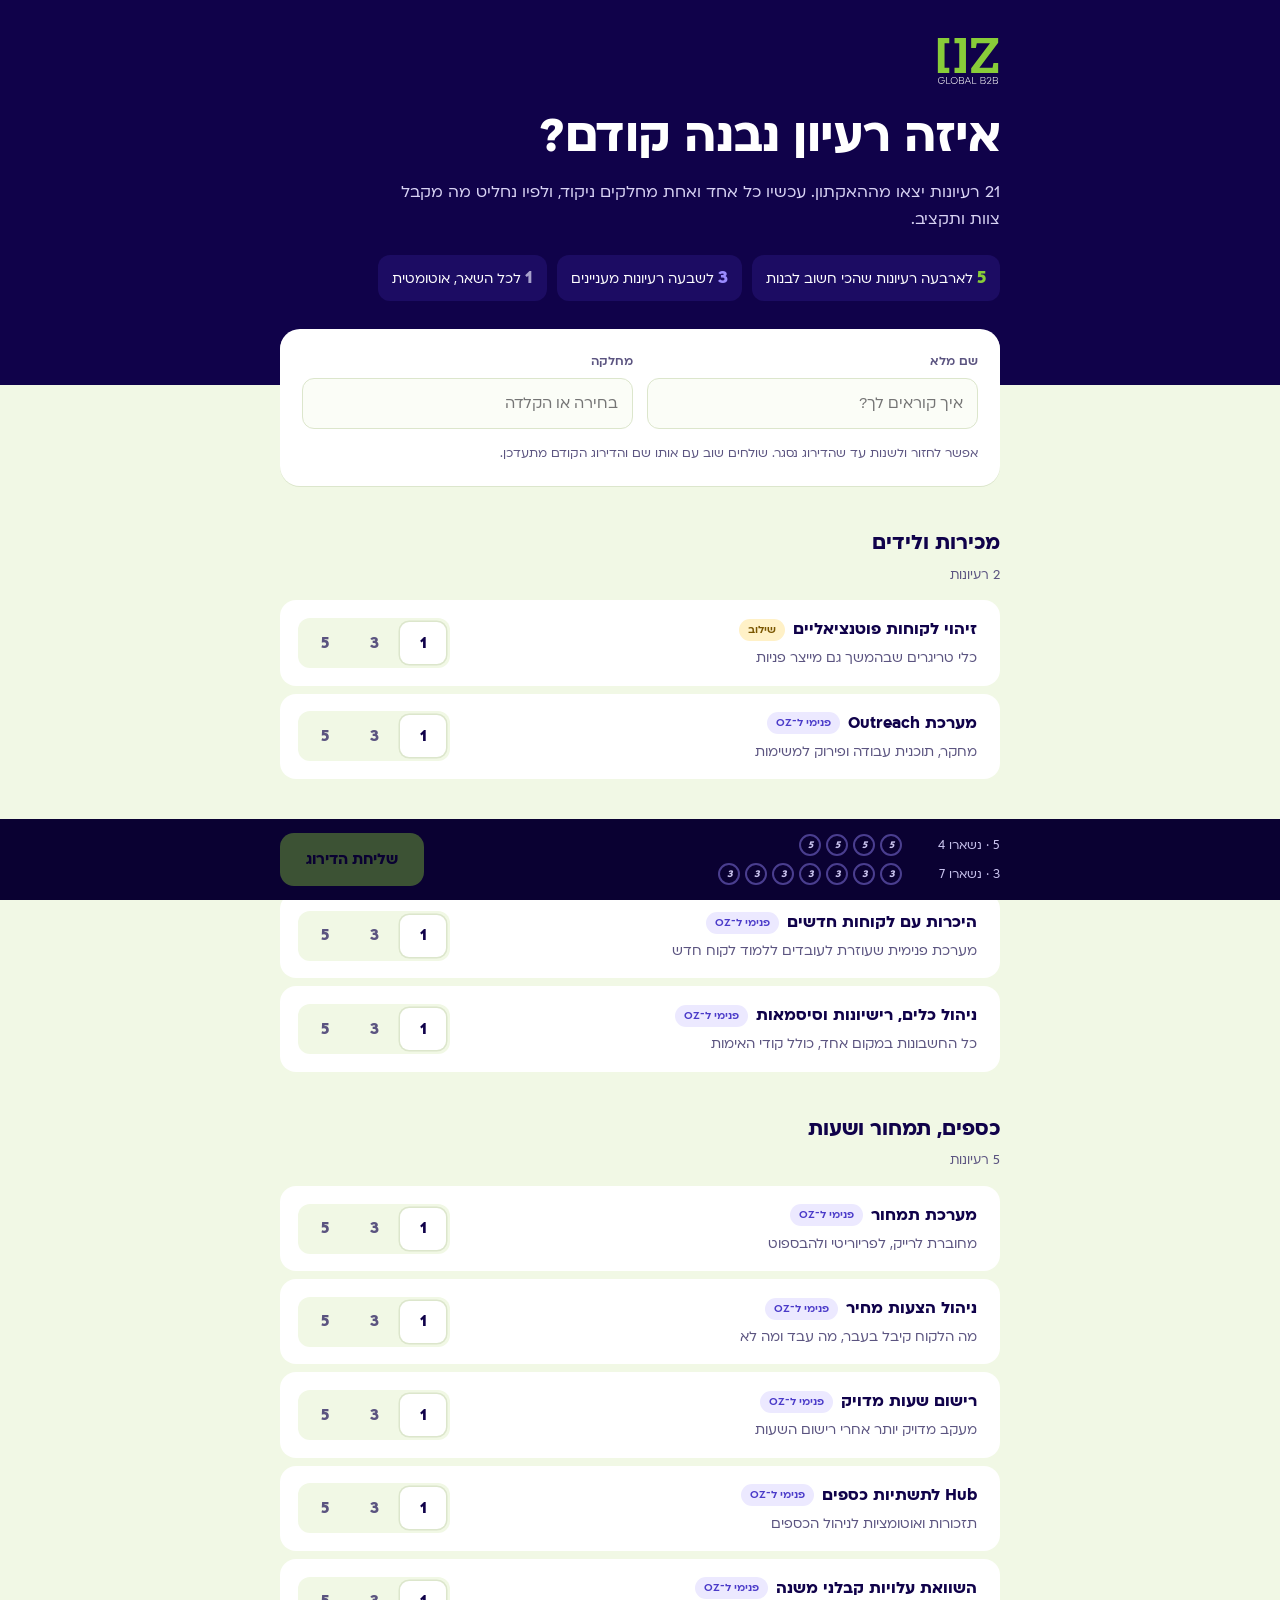
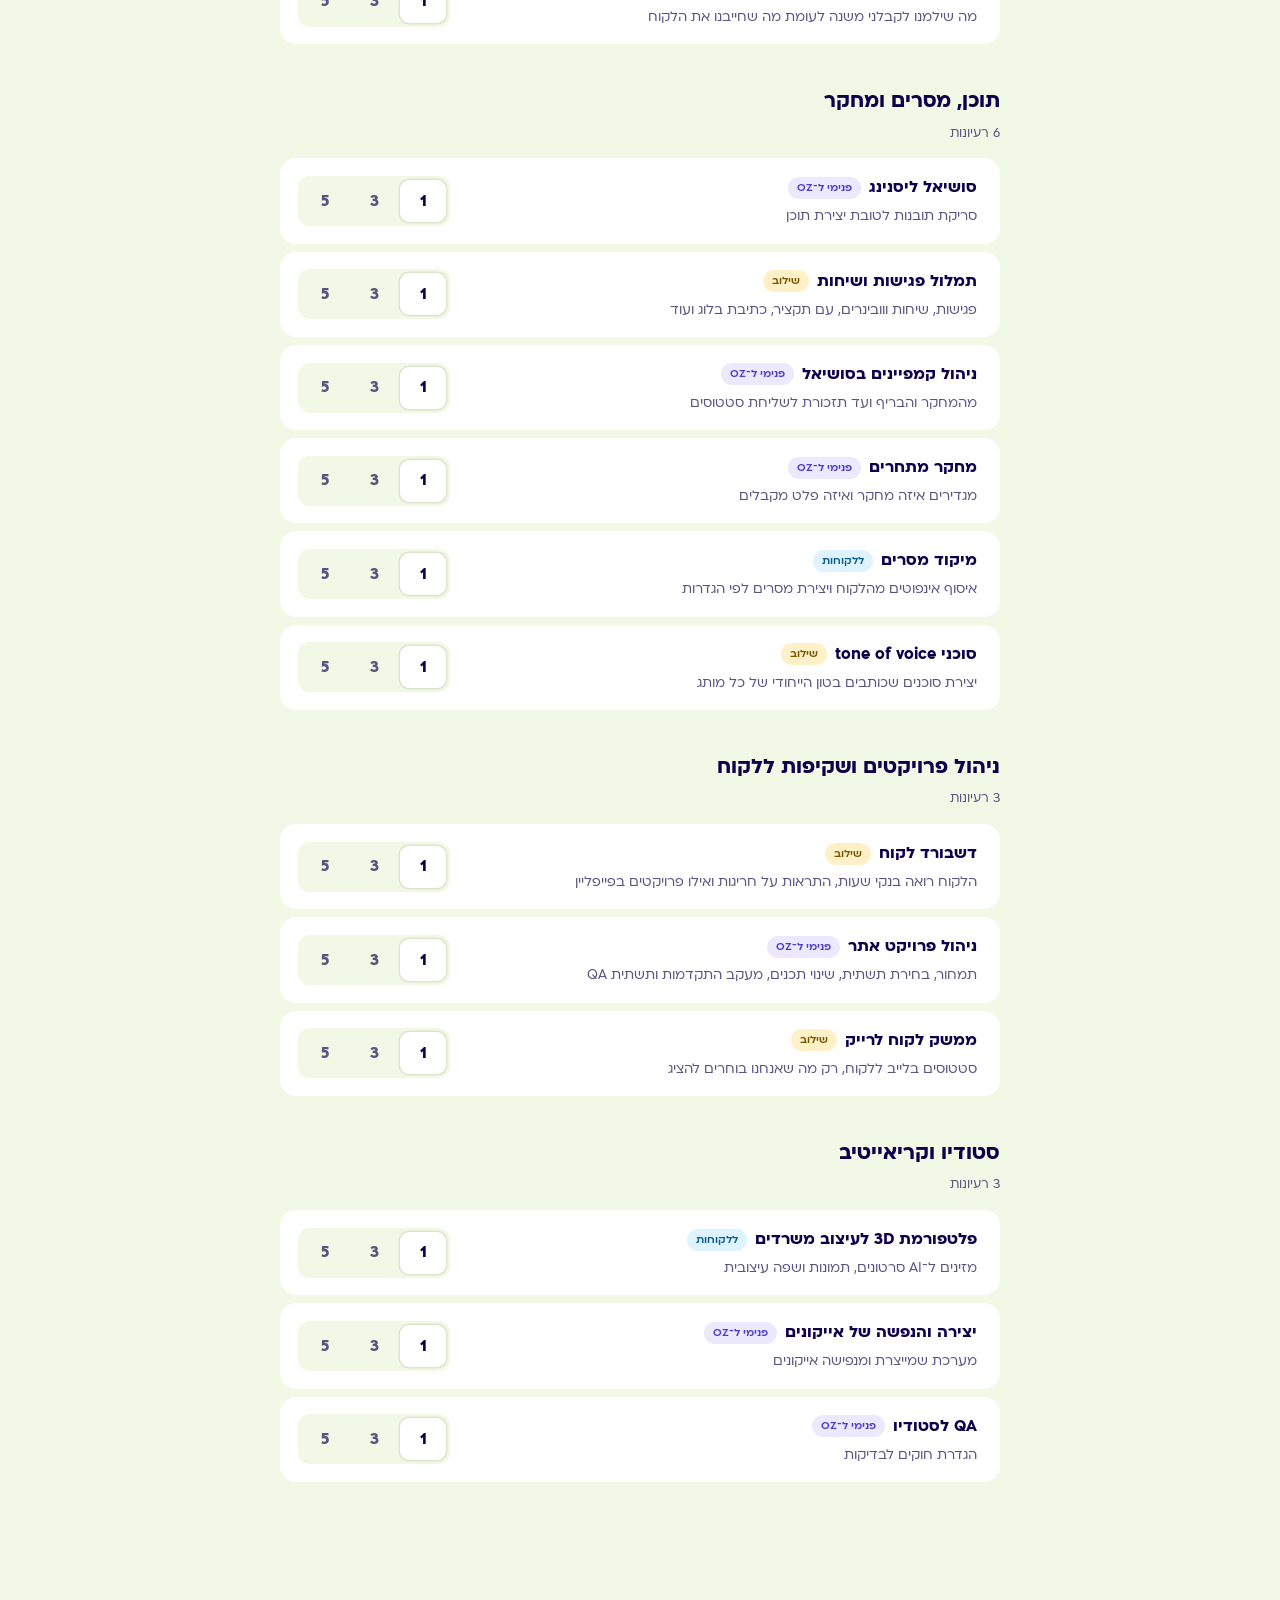
<file: index.html>
<!doctype html>
<html lang="he" dir="rtl">
<head>
<meta charset="utf-8">
<meta name="viewport" content="width=device-width,initial-scale=1,viewport-fit=cover">
<title>OZ האקתון · איזה רעיון נבנה קודם?</title>
<link rel="icon" href="data:image/svg+xml,%3Csvg xmlns='http://www.w3.org/2000/svg' viewBox='0 0 100 100'%3E%3Ccircle cx='50' cy='50' r='50' fill='%2310024A'/%3E%3Ctext x='50' y='66' font-size='46' text-anchor='middle' fill='%2388CC39' font-family='Arial' font-weight='700'%3E5%3C/text%3E%3C/svg%3E">
<link rel="stylesheet" href="fonts.css">
<link rel="stylesheet" href="style.css">
<style>
.top{background:var(--n1);color:#fff;padding:36px 0 84px;position:relative;overflow:hidden}
.top .wrap{position:relative}
.top h1{font-size:clamp(34px,7vw,54px);line-height:1.05;margin:22px 0 14px;font-weight:700;letter-spacing:-.01em}
.top p{margin:0;max-width:34em;color:#D9D4F5;font-size:18px}
.rule{display:flex;gap:10px;flex-wrap:wrap;margin-top:22px}
.rule span{background:var(--n2);border-radius:12px;padding:8px 14px;font-size:15.5px;color:#fff}
.rule b{font-size:20px;margin-inline-end:4px}
.rule .r5 b{color:var(--g)}.rule .r3 b{color:var(--violet)}.rule .r1 b{color:#A8A2CC}
.who{background:#fff;border-radius:20px;padding:22px;margin-top:-56px;position:relative;display:grid;grid-template-columns:1fr 1fr;gap:14px;box-shadow:0 1px 0 var(--line)}
.who label{font-size:14px;font-weight:600;color:var(--mute);display:block;margin-bottom:6px}
.who input{width:100%;border:1.5px solid var(--line);border-radius:12px;padding:12px 14px;background:var(--paper);font-size:17px}
.who input:focus{border-color:var(--violet);outline:none}
.who .note{grid-column:1/-1;font-size:14px;color:var(--mute);margin:0}
.who.bad input:placeholder-shown{border-color:var(--coral)}
.cat{margin:40px 0 0}
.cat h2{font-size:23px;margin:0 0 4px;font-weight:700}
.cat .cnt{color:var(--mute);font-size:14.5px;margin:0 0 14px}
.idea{display:grid;grid-template-columns:1fr auto;gap:14px;align-items:center;background:#fff;border-radius:16px;padding:16px 18px;margin-bottom:8px;border-inline-start:5px solid transparent;transition:border-color .2s,background .2s}
.idea.s5{border-color:var(--g);background:#F6FCEC}
.idea.s3{border-color:var(--violet);background:#F6F4FF}
.idea h3{margin:0;font-size:18px;font-weight:700;display:flex;gap:8px;align-items:center;flex-wrap:wrap}
.idea p{margin:3px 0 0;color:var(--mute);font-size:15.5px}
.seg{display:flex;background:var(--cream);border-radius:12px;padding:4px;gap:3px}
.seg button{width:46px;height:42px;border:0;border-radius:9px;background:transparent;font-weight:700;font-size:18px;cursor:pointer;color:var(--mute)}
.seg button:hover{background:#fff}
.seg button[aria-pressed=true][data-v="5"]{background:var(--g);color:var(--n0)}
.seg button[aria-pressed=true][data-v="3"]{background:var(--violet);color:#fff}
.seg button[aria-pressed=true][data-v="1"]{background:#fff;color:var(--ink);box-shadow:0 0 0 1.5px var(--line)}
.seg button.spent{opacity:.35}
.dock{position:sticky;bottom:0;z-index:20;background:var(--n0);color:#fff;margin-top:40px;padding:14px 0 calc(14px + env(safe-area-inset-bottom))}
.dock .wrap{display:flex;align-items:center;gap:18px}
.bank{flex:1;display:grid;gap:7px}
.bank .row{display:flex;align-items:center;gap:6px;font-size:14px;color:#C9C3EE}
.bank .lab{width:92px;flex:none}
.tok{width:22px;height:22px;border-radius:50%;border:2px solid #4A3E8F;flex:none;display:grid;place-items:center;font-size:11px;font-weight:700;transition:background .25s,border-color .25s,transform .25s}
.t5.on{background:var(--g);border-color:var(--g);color:var(--n0)}
.t3.on{background:var(--violet);border-color:var(--violet);color:#fff}
.tok.pop{transform:scale(1.25)}
.done{display:none;padding:60px 0 120px}
.done h1{font-size:clamp(32px,6vw,46px);margin:18px 0 10px;line-height:1.1}
.done .pick{background:#fff;border-radius:18px;padding:18px 20px;margin-top:22px}
.done .pick h3{margin:0 0 8px;font-size:16px;color:var(--mute)}
.done .pick ul{margin:0;padding:0 18px 0 0}
.done .pick li{margin:3px 0;font-weight:600}
.cfg{background:var(--coral);color:var(--n0);text-align:center;padding:10px;font-weight:600;font-size:15px}
body.sent main,body.sent .dock,body.sent .top{display:none}
body.sent .done{display:block}
@media (max-width:620px){
 .who{grid-template-columns:1fr}
 .idea{grid-template-columns:1fr;gap:10px;padding:14px}
 .seg{justify-self:stretch}.seg button{flex:1}
 .bank .lab{width:auto;min-width:64px}
 .tok{width:18px;height:18px;font-size:0}
 .dock .wrap{gap:12px}.dock .btn{padding:13px 18px}
}
</style>
</head>
<body>
<svg width="0" height="0" style="position:absolute" aria-hidden="true"><symbol id="oz" viewBox="18.68 18.75 139.35 107.8"><g fill="#88CC39"><path d="M47.61,34.11L47.61,22.75L22.68,22.75L22.68,98.51L47.61,98.51L47.61,87.15L37.31,87.15L37.31,34.11L47.61,34.11Z"/><path d="M58.98,22.75L58.98,34.11L69.27,34.11L69.27,87.15L58.98,87.15L58.98,98.51L83.91,98.51L83.91,22.75L58.98,22.75Z"/><path d="M154.03,22.75L95.28,22.75L95.28,44.3L105.56,44.3L107.51,34.11L136.17,34.11L95.28,88.23L95.28,98.51L154.03,98.51L154.03,76.96L143.75,76.96L141.8,87.15L113.14,87.15L154.03,33.03L154.03,22.75Z"/></g><g fill="currentColor"><path d="M37.66,114.14c.48,4.95-2.38,8.39-7.06,8.39-4.43,0-7.52-3.18-7.52-7.59s3.1-7.59,7.52-7.59c2.49,0,4.61,1.12,5.77,2.68l-.86.74c-1.05-1.31-2.82-2.23-4.89-2.23-3.67,0-6.22,2.63-6.22,6.41s2.55,6.38,6.22,6.38,6.01-2.49,5.86-6.15h-5.44v-1.03h6.62Z"/><path d="M41.99,121.2h8.07v1.12h-9.38v-14.75h1.31v13.63Z"/><path d="M50.74,114.94c0-4.38,3.18-7.61,7.5-7.61s7.48,3.22,7.48,7.61-3.16,7.61-7.48,7.61-7.5-3.22-7.5-7.61ZM64.42,114.94c0-3.69-2.61-6.39-6.17-6.39s-6.2,2.7-6.2,6.39,2.61,6.38,6.2,6.38,6.17-2.7,6.17-6.38Z"/><path d="M79.83,118.19c0,2.53-1.79,4.13-4.53,4.13h-6.62v-14.75h6.51c2.42,0,3.98,1.45,3.98,3.67,0,1.67-.84,2.74-2.06,3.16,1.62.46,2.72,1.83,2.72,3.79ZM69.95,108.62v5.33h5.1c1.83,0,2.91-1.05,2.91-2.65s-1.14-2.68-2.91-2.68h-5.1ZM75.15,121.26c2.09,0,3.44-1.29,3.44-3.18s-1.26-3.14-3.44-3.14h-5.2v6.32h5.2Z"/><path d="M88.42,107.56l6.43,14.65v.11h-1.33l-1.64-3.81h-7.9l-1.64,3.81h-1.33v-.11l6.45-14.65h.97ZM84.44,117.45h7l-3.5-8.11-3.5,8.11Z"/><path d="M98.51,121.2h8.07v1.12h-9.38v-14.75h1.31v13.63Z"/><path d="M126.88,118.19c0,2.53-1.79,4.13-4.53,4.13h-6.62v-14.75h6.51c2.42,0,3.98,1.45,3.98,3.67,0,1.67-.84,2.74-2.07,3.16,1.62.46,2.72,1.83,2.72,3.79ZM116.99,108.62v5.33h5.1c1.83,0,2.91-1.05,2.91-2.65s-1.14-2.68-2.91-2.68h-5.1ZM122.2,121.26c2.09,0,3.43-1.29,3.43-3.18s-1.26-3.14-3.43-3.14h-5.21v6.32h5.21Z"/><path d="M128.93,112.2c.44-3.54,2.68-4.83,5.25-4.83,2.97,0,4.78,1.67,4.78,4.21,0,2.09-1.33,3.67-4.36,6.62l-3.22,2.99h7.75v1.12h-10.16v-.25l4.24-4.21c3.25-3.14,4.43-4.38,4.43-6.28,0-1.79-1.26-3.06-3.48-3.06-1.94,0-3.62,1.05-3.98,3.88l-1.24-.19Z"/><path d="M153.71,118.19c0,2.53-1.79,4.13-4.53,4.13h-6.62v-14.75h6.51c2.42,0,3.98,1.45,3.98,3.67,0,1.67-.84,2.74-2.07,3.16,1.62.46,2.72,1.83,2.72,3.79ZM143.83,108.62v5.33h5.1c1.83,0,2.91-1.05,2.91-2.65s-1.14-2.68-2.91-2.68h-5.1ZM149.03,121.26c2.09,0,3.43-1.29,3.43-3.18s-1.26-3.14-3.43-3.14h-5.21v6.32h5.21Z"/></g></symbol></svg>
<div class="cfg" id="cfg" hidden>חסרה כתובת ה־Web app בקובץ config.js, השליחה לא תעבוד עד שמוסיפים אותה.</div>

<header class="top">
 <div class="wrap">
  <svg class="logo" aria-label="OZ"><use href="#oz"/></svg>
  <h1>איזה רעיון נבנה קודם?</h1>
  <p>21 רעיונות יצאו מההאקתון. עכשיו כל אחד ואחת מחלקים ניקוד, ולפיו נחליט מה מקבל צוות ותקציב.</p>
  <div class="rule">
   <span class="r5"><b>5</b>לארבעה רעיונות שהכי חשוב לבנות</span>
   <span class="r3"><b>3</b>לשבעה רעיונות מעניינים</span>
   <span class="r1"><b>1</b>לכל השאר, אוטומטית</span>
  </div>
 </div>
</header>

<main class="wrap">
 <section class="who" id="who">
  <div><label for="nm">שם מלא</label><input id="nm" autocomplete="name" placeholder="איך קוראים לך?"></div>
  <div><label for="dp">מחלקה</label><input id="dp" list="depts" placeholder="בחירה או הקלדה"><datalist id="depts"></datalist></div>
  <p class="note">אפשר לחזור ולשנות עד שהדירוג נסגר. שולחים שוב עם אותו שם והדירוג הקודם מתעדכן.</p>
 </section>
 <div id="list"></div>
</main>

<div class="dock">
 <div class="wrap">
  <div class="bank">
   <div class="row"><span class="lab" id="l5"></span><span id="b5" style="display:flex;gap:5px"></span></div>
   <div class="row"><span class="lab" id="l3"></span><span id="b3" style="display:flex;gap:5px"></span></div>
  </div>
  <button class="btn" id="send" disabled>שליחת הדירוג</button>
 </div>
</div>

<section class="done wrap" id="done" aria-live="polite">
 <svg class="logo" aria-label="OZ"><use href="#oz"/></svg>
 <h1 id="dt">הדירוג נשמר. תודה!</h1>
 <p style="color:var(--mute);margin:0" id="dsub">רוצה לשנות משהו? אפשר לערוך ולשלוח שוב עם אותו שם.</p>
 <div class="pick"><h3>נתת 5 ל־</h3><ul id="d5"></ul></div>
 <div class="pick"><h3>נתת 3 ל־</h3><ul id="d3"></ul></div>
 <p style="margin-top:26px"><button class="btn line" id="edit">עריכת הדירוג</button></p>
</section>

<div class="toast" id="toast" role="status"></div>

<script src="config.js"></script>
<script src="data.js"></script>
<script>
(function(){
const R=OZ_RULES, KEY='oz-rate-v1', $=s=>document.querySelector(s);
const ALL=[];OZ_CATS.forEach(c=>c.items.forEach(i=>{i.cat=c.name;ALL.push(i)}));
let st={};try{st=JSON.parse(localStorage.getItem(KEY))||{}}catch(e){}
st.scores=st.scores||{};
function shuffle(a){a=a.slice();for(let i=a.length-1;i>0;i--){const j=Math.floor(Math.random()*(i+1));[a[i],a[j]]=[a[j],a[i]]}return a}
if(!st.order||st.order.length!==OZ_CATS.length){st.order=shuffle(OZ_CATS.map(c=>c.id));st.inner={};OZ_CATS.forEach(c=>st.inner[c.id]=shuffle(c.items.map(i=>i.id)))}
const save=()=>{try{localStorage.setItem(KEY,JSON.stringify(st))}catch(e){}};
const API=window.OZ_API||''; if(!/^https:\/\/script\.google/.test(API))$('#cfg').hidden=false;

$('#depts').innerHTML=OZ_DEPTS.map(d=>'<option value="'+d+'">').join('');
$('#nm').value=st.name||'';$('#dp').value=st.dept||'';
$('#nm').oninput=e=>{st.name=e.target.value;save();$('#who').classList.remove('bad')};
$('#dp').oninput=e=>{st.dept=e.target.value;save()};

const esc=s=>String(s).replace(/[&<>"]/g,c=>({'&':'&amp;','<':'&lt;','>':'&gt;','"':'&quot;'}[c]));
const byId={};ALL.forEach(i=>byId[i.id]=i);
let html='';
st.order.forEach(cid=>{const c=OZ_CATS.find(x=>x.id===cid);if(!c)return;
 const ids=(st.inner&&st.inner[cid])||c.items.map(i=>i.id);
 html+='<section class="cat"><h2>'+esc(c.name)+'</h2><p class="cnt">'+(c.items.length===1?'רעיון אחד':c.items.length+' רעיונות')+'</p>';
 ids.forEach(id=>{const i=byId[id];if(!i)return;
  html+='<article class="idea" data-id="'+i.id+'"><div><h3>'+esc(i.title)+' <span class="ktag '+i.kind+'">'+OZ_KINDS[i.kind]+'</span></h3><p>'+esc(i.desc)+'</p></div>'+
  '<div class="seg" role="group" aria-label="ניקוד ל'+esc(i.title)+'">'+[1,3,5].map(v=>'<button type="button" data-v="'+v+'" aria-label="'+v+' נקודות">'+v+'</button>').join('')+'</div></article>'});
 html+='</section>'});
$('#list').innerHTML=html;

const get=id=>st.scores[id]||1;
const count=v=>ALL.filter(i=>get(i.id)===v).length;
$('#b5').innerHTML=Array.from({length:R.five},()=>'<i class="tok t5">5</i>').join('');
$('#b3').innerHTML=Array.from({length:R.three},()=>'<i class="tok t3">3</i>').join('');
let prev5=-1,prev3=-1;
function paint(){
 document.querySelectorAll('.idea').forEach(el=>{const v=get(el.dataset.id);
  el.classList.toggle('s5',v===5);el.classList.toggle('s3',v===3);
  el.querySelectorAll('button').forEach(b=>{const bv=+b.dataset.v;b.setAttribute('aria-pressed',bv===v);
   b.classList.toggle('spent',bv!==v&&((bv===5&&c5>=R.five)||(bv===3&&c3>=R.three)))})});
 var c5n=count(5),c3n=count(3);
 const t5=document.querySelectorAll('.t5'),t3=document.querySelectorAll('.t3');
 t5.forEach((t,i)=>t.classList.toggle('on',i<c5n));t3.forEach((t,i)=>t.classList.toggle('on',i<c3n));
 if(prev5>=0&&c5n>prev5)pop(t5[c5n-1]); if(prev3>=0&&c3n>prev3)pop(t3[c3n-1]);
 prev5=c5n;prev3=c3n;
 $('#l5').textContent=c5n===R.five?'5 · הכל חולק':'5 · נשארו '+(R.five-c5n);
 $('#l3').textContent=c3n===R.three?'3 · הכל חולק':'3 · נשארו '+(R.three-c3n);
 $('#send').disabled=!(c5n===R.five&&c3n===R.three);
}
var c5=0,c3=0;
function recount(){c5=count(5);c3=count(3)}
function pop(t){if(!t)return;t.classList.add('pop');setTimeout(()=>t.classList.remove('pop'),220)}
function toast(m){const t=$('#toast');t.textContent=m;t.classList.add('on');clearTimeout(toast.h);toast.h=setTimeout(()=>t.classList.remove('on'),2600)}

$('#list').addEventListener('click',e=>{const b=e.target.closest('.seg button');if(!b)return;
 const id=b.closest('.idea').dataset.id,v=+b.dataset.v,cur=get(id);if(v===cur)return;
 if(v===5&&c5>=R.five){toast('כל ארבעת ה־5 כבר חולקו. מורידים 5 מרעיון אחר ואז אפשר.');return}
 if(v===3&&c3>=R.three){toast('כל שבעת ה־3 כבר חולקו. מורידים 3 מרעיון אחר ואז אפשר.');return}
 if(v===1)delete st.scores[id];else st.scores[id]=v;save();recount();paint()});

$('#send').onclick=async()=>{
 const name=($('#nm').value||'').trim();
 if(!name){$('#who').classList.add('bad');$('#nm').focus();$('#who').scrollIntoView({behavior:'smooth',block:'center'});toast('צריך למלא שם לפני השליחה');return}
 const scores={};ALL.forEach(i=>scores[i.id]=get(i.id));
 const btn=$('#send');btn.disabled=true;btn.textContent='שולח…';
 try{
  const r=await fetch(API,{method:'POST',headers:{'Content-Type':'text/plain;charset=utf-8'},body:JSON.stringify({name,dept:($('#dp').value||'').trim(),scores})});
  const j=await r.json(); if(!j.ok)throw new Error(j.error||'');
  st.sent=true;save();showDone(j.updated);
 }catch(err){toast('השליחה לא עברה. בודקים חיבור ושולחים שוב.'+(err.message?' ('+err.message+')':''))}
 finally{btn.textContent='שליחת הדירוג';paint()}
};
function showDone(updated){
 $('#dt').textContent=updated?'הדירוג עודכן. תודה!':'הדירוג נשמר. תודה!';
 $('#d5').innerHTML=ALL.filter(i=>get(i.id)===5).map(i=>'<li>'+esc(i.title)+'</li>').join('');
 $('#d3').innerHTML=ALL.filter(i=>get(i.id)===3).map(i=>'<li>'+esc(i.title)+'</li>').join('');
 document.body.classList.add('sent');window.scrollTo(0,0)}
$('#edit').onclick=()=>{document.body.classList.remove('sent');window.scrollTo(0,0)};
recount();paint();
})();
</script>
</body>
</html>
</file>
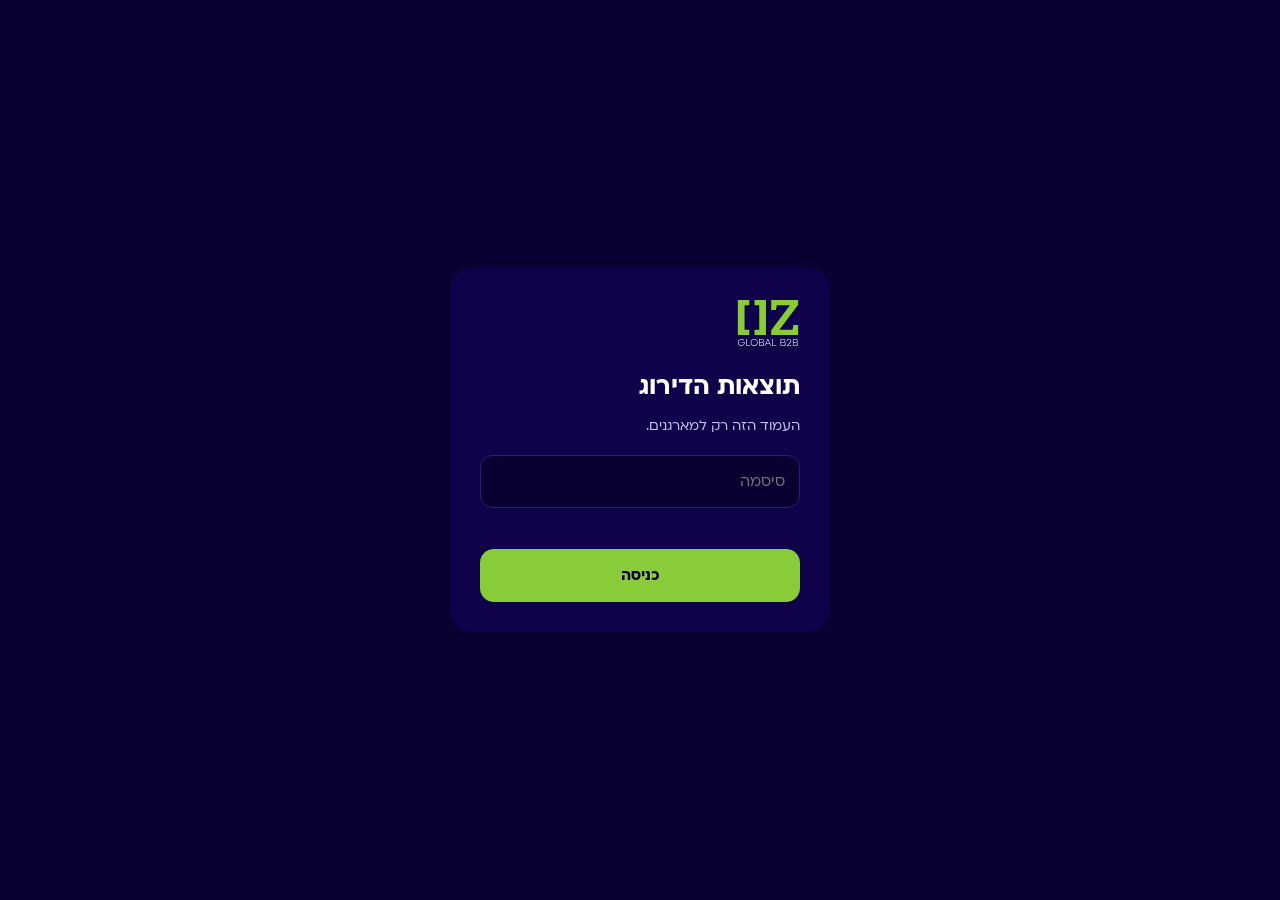
<file: results.html>
<!doctype html>
<html lang="he" dir="rtl">
<head>
<meta charset="utf-8">
<meta name="viewport" content="width=device-width,initial-scale=1">
<meta name="robots" content="noindex">
<title>OZ האקתון · תוצאות הדירוג</title>
<link rel="stylesheet" href="fonts.css">
<link rel="stylesheet" href="style.css">
<style>
body{background:var(--n0);color:#fff}
.gate{min-height:100vh;display:grid;place-items:center;padding:20px}
.gate form{background:var(--n1);border-radius:22px;padding:30px;width:min(380px,100%)}
.gate h1{font-size:28px;margin:18px 0 6px}.gate p{color:#C9C3EE;margin:0 0 18px;font-size:15.5px}
.gate input{width:100%;border:1.5px solid var(--n3);background:var(--n0);color:#fff;border-radius:12px;padding:13px 14px;margin-bottom:12px}
.gate .err{color:var(--coral);font-size:14.5px;min-height:1.4em;margin:0 0 8px}
.app{display:none}.on .gate{display:none}.on .app{display:block}
.wrap{max-width:1080px}
.head{padding:34px 0 10px;display:flex;align-items:flex-end;gap:18px;flex-wrap:wrap}
.head h1{font-size:clamp(30px,5vw,44px);margin:0;line-height:1.05;flex:1;min-width:260px}
.head .act{display:flex;gap:8px;flex-wrap:wrap}
.head .btn{padding:11px 18px;font-size:15.5px}
.btn.ghosty{background:var(--n2);color:#fff}.btn.ghosty:hover{background:var(--n3)}
.meta{color:#A8A2CC;font-size:15px;margin:8px 0 26px}
.podium{display:grid;grid-template-columns:repeat(3,1fr);gap:12px;margin-bottom:34px}
.pd{background:var(--n1);border-radius:20px;padding:20px;position:relative}
.pd .rk{font-size:56px;font-weight:700;line-height:1;color:var(--g)}
.pd:nth-child(2) .rk{color:var(--violet)}.pd:nth-child(3) .rk{color:var(--sun)}
.pd h3{font-size:20px;margin:10px 0 4px}.pd .c{color:#A8A2CC;font-size:14px}
.pd .pts{margin-top:12px;font-size:15px;color:#D9D4F5}.pd .pts b{font-size:22px;color:#fff}
h2{font-size:24px;margin:34px 0 12px}
.tbl{background:var(--paper);color:var(--ink);border-radius:18px;overflow:auto}
table{width:100%;border-collapse:collapse;font-size:15.5px;min-width:720px}
th{text-align:right;font-weight:600;color:var(--mute);font-size:13.5px;padding:12px 12px;border-bottom:1.5px solid var(--line);white-space:nowrap;cursor:pointer;user-select:none}
th[aria-sort]{color:var(--ink)}
td{padding:11px 12px;border-bottom:1px solid #EEF3E5;vertical-align:middle}
tr:last-child td{border-bottom:0}
td.n{font-variant-numeric:tabular-nums;white-space:nowrap}
td.rank{font-weight:700;color:var(--mute);width:36px}
td .t{font-weight:700}td .d{font-size:13.5px;color:var(--mute)}
.bar{height:8px;background:#E8EEDC;border-radius:99px;width:120px;overflow:hidden}
.bar i{display:block;height:100%;background:var(--g);border-radius:99px}
.dist{display:flex;height:10px;width:120px;border-radius:99px;overflow:hidden;background:#E8EEDC}
.dist i:nth-child(1){background:var(--g)}.dist i:nth-child(2){background:var(--violet)}.dist i:nth-child(3){background:#CFCADF}
.hot{font-size:12px;font-weight:700;background:#FFE3DA;color:#A33A17;border-radius:99px;padding:1px 8px;margin-inline-start:6px}
.grid{display:grid;grid-template-columns:repeat(auto-fill,minmax(240px,1fr));gap:12px}
.card{background:var(--n1);border-radius:18px;padding:18px}
.card h4{margin:0 0 10px;font-size:15px;color:#A8A2CC;font-weight:600}
.card .w{font-size:19px;font-weight:700}.card .s{font-size:14px;color:#C9C3EE;margin-top:4px}
.card ol{margin:0;padding:0 20px 0 0}.card li{margin:5px 0}.card li span{color:#A8A2CC;font-size:13.5px}
.ppl{display:flex;flex-wrap:wrap;gap:8px}
.ppl span{background:var(--n1);border-radius:10px;padding:7px 12px;font-size:14.5px}
.ppl small{color:#A8A2CC;margin-inline-start:6px}
.empty{background:var(--n1);border-radius:18px;padding:40px;text-align:center;color:#C9C3EE}
.foot{padding:40px 0 60px;color:#7C75A8;font-size:13.5px}
.legend{display:flex;gap:14px;font-size:13px;color:#A8A2CC;margin:-4px 0 10px}
.legend i{display:inline-block;width:10px;height:10px;border-radius:3px;margin-inline-end:5px;vertical-align:-1px}
@media (max-width:700px){.podium{grid-template-columns:1fr}}
</style>
</head>
<body>
<svg width="0" height="0" style="position:absolute" aria-hidden="true"><symbol id="oz" viewBox="18.68 18.75 139.35 107.8"><g fill="#88CC39"><path d="M47.61,34.11L47.61,22.75L22.68,22.75L22.68,98.51L47.61,98.51L47.61,87.15L37.31,87.15L37.31,34.11L47.61,34.11Z"/><path d="M58.98,22.75L58.98,34.11L69.27,34.11L69.27,87.15L58.98,87.15L58.98,98.51L83.91,98.51L83.91,22.75L58.98,22.75Z"/><path d="M154.03,22.75L95.28,22.75L95.28,44.3L105.56,44.3L107.51,34.11L136.17,34.11L95.28,88.23L95.28,98.51L154.03,98.51L154.03,76.96L143.75,76.96L141.8,87.15L113.14,87.15L154.03,33.03L154.03,22.75Z"/></g><g fill="currentColor"><path d="M37.66,114.14c.48,4.95-2.38,8.39-7.06,8.39-4.43,0-7.52-3.18-7.52-7.59s3.1-7.59,7.52-7.59c2.49,0,4.61,1.12,5.77,2.68l-.86.74c-1.05-1.31-2.82-2.23-4.89-2.23-3.67,0-6.22,2.63-6.22,6.41s2.55,6.38,6.22,6.38,6.01-2.49,5.86-6.15h-5.44v-1.03h6.62Z"/><path d="M41.99,121.2h8.07v1.12h-9.38v-14.75h1.31v13.63Z"/><path d="M50.74,114.94c0-4.38,3.18-7.61,7.5-7.61s7.48,3.22,7.48,7.61-3.16,7.61-7.48,7.61-7.5-3.22-7.5-7.61ZM64.42,114.94c0-3.69-2.61-6.39-6.17-6.39s-6.2,2.7-6.2,6.39,2.61,6.38,6.2,6.38,6.17-2.7,6.17-6.38Z"/><path d="M79.83,118.19c0,2.53-1.79,4.13-4.53,4.13h-6.62v-14.75h6.51c2.42,0,3.98,1.45,3.98,3.67,0,1.67-.84,2.74-2.06,3.16,1.62.46,2.72,1.83,2.72,3.79ZM69.95,108.62v5.33h5.1c1.83,0,2.91-1.05,2.91-2.65s-1.14-2.68-2.91-2.68h-5.1ZM75.15,121.26c2.09,0,3.44-1.29,3.44-3.18s-1.26-3.14-3.44-3.14h-5.2v6.32h5.2Z"/><path d="M88.42,107.56l6.43,14.65v.11h-1.33l-1.64-3.81h-7.9l-1.64,3.81h-1.33v-.11l6.45-14.65h.97ZM84.44,117.45h7l-3.5-8.11-3.5,8.11Z"/><path d="M98.51,121.2h8.07v1.12h-9.38v-14.75h1.31v13.63Z"/><path d="M126.88,118.19c0,2.53-1.79,4.13-4.53,4.13h-6.62v-14.75h6.51c2.42,0,3.98,1.45,3.98,3.67,0,1.67-.84,2.74-2.07,3.16,1.62.46,2.72,1.83,2.72,3.79ZM116.99,108.62v5.33h5.1c1.83,0,2.91-1.05,2.91-2.65s-1.14-2.68-2.91-2.68h-5.1ZM122.2,121.26c2.09,0,3.43-1.29,3.43-3.18s-1.26-3.14-3.43-3.14h-5.21v6.32h5.21Z"/><path d="M128.93,112.2c.44-3.54,2.68-4.83,5.25-4.83,2.97,0,4.78,1.67,4.78,4.21,0,2.09-1.33,3.67-4.36,6.62l-3.22,2.99h7.75v1.12h-10.16v-.25l4.24-4.21c3.25-3.14,4.43-4.38,4.43-6.28,0-1.79-1.26-3.06-3.48-3.06-1.94,0-3.62,1.05-3.98,3.88l-1.24-.19Z"/><path d="M153.71,118.19c0,2.53-1.79,4.13-4.53,4.13h-6.62v-14.75h6.51c2.42,0,3.98,1.45,3.98,3.67,0,1.67-.84,2.74-2.07,3.16,1.62.46,2.72,1.83,2.72,3.79ZM143.83,108.62v5.33h5.1c1.83,0,2.91-1.05,2.91-2.65s-1.14-2.68-2.91-2.68h-5.1ZM149.03,121.26c2.09,0,3.43-1.29,3.43-3.18s-1.26-3.14-3.43-3.14h-5.21v6.32h5.21Z"/></g></symbol></svg>

<div class="gate">
 <form id="gf">
  <svg class="logo" aria-label="OZ"><use href="#oz"/></svg>
  <h1>תוצאות הדירוג</h1>
  <p>העמוד הזה רק למארגנים.</p>
  <input id="pw" type="password" placeholder="סיסמה" autocomplete="current-password">
  <p class="err" id="err"></p>
  <button class="btn" style="width:100%">כניסה</button>
 </form>
</div>

<div class="app">
 <div class="wrap">
  <div class="head">
   <h1>מה הצוות רוצה שנבנה</h1>
   <div class="act">
    <button class="btn ghosty" id="ref">רענון</button>
    <a class="btn ghosty" id="sheet" target="_blank" rel="noopener" style="text-decoration:none">פתיחת הגיליון</a>
    <button class="btn" id="csv">הורדה לאקסל</button>
   </div>
  </div>
  <p class="meta" id="meta"></p>
  <div id="body"></div>
  <p class="foot">ניקוד: 5 לארבעת הרעיונות החשובים, 3 לשבעה מעניינים, 1 לכל השאר. "מחלוקת" מסומנת כשלפחות רבע מהמשתתפים נתנו 5 ולפחות רבע נתנו 1.</p>
 </div>
</div>

<script src="config.js"></script>
<script src="data.js"></script>
<script>
(function(){
const $=s=>document.querySelector(s),API=window.OZ_API||'',ALL=[];
OZ_CATS.forEach(c=>c.items.forEach(i=>{i.cat=c.name;i.cid=c.id;ALL.push(i)}));
const esc=s=>String(s==null?'':s).replace(/[&<>"]/g,c=>({'&':'&amp;','<':'&lt;','>':'&gt;','"':'&quot;'}[c]));
const demo=/[?&]demo=1/.test(location.search);
let key=sessionStorage.getItem('oz-rk')||'',data=null,sortBy='total',sortDir=-1;

async function load(){
 if(demo){data={responses:fake(),sheetUrl:'#'};return}
 const r=await fetch(API+'?key='+encodeURIComponent(key)); const j=await r.json();
 if(!j.ok)throw new Error(j.error||'שגיאה'); data=j;
}
function fake(){const D=OZ_DEPTS,out=[];for(let n=0;n<26;n++){const ids=ALL.map(i=>i.id).sort(()=>Math.random()-.5),s={};ids.forEach((id,i)=>s[id]=i<4?5:i<11?3:1);out.push({name:'משתתף '+(n+1),dept:D[n%D.length],t:new Date(Date.now()-n*36e5).toISOString(),scores:s})}return out}

function stats(rs){
 return ALL.map(i=>{const v=rs.map(r=>+r.scores[i.id]||1),n=v.length||1,tot=v.reduce((a,b)=>a+b,0),avg=tot/n;
  const n5=v.filter(x=>x===5).length,n3=v.filter(x=>x===3).length,n1=v.filter(x=>x===1).length;
  const sd=Math.sqrt(v.reduce((a,x)=>a+(x-avg)**2,0)/n);
  return Object.assign({},i,{total:tot,avg,n5,n3,n1,sd,hot:v.length>=4&&n5/n>=.25&&n1/n>=.25})});
}
function render(){
 const rs=data.responses||[];$('#sheet').href=data.sheetUrl||'#';
 const last=rs.reduce((m,r)=>r.t>m?r.t:m,'');
 $('#meta').textContent=rs.length?(rs.length+' משתתפים דירגו'+(last?' · עדכון אחרון '+new Date(last).toLocaleString('he-IL',{day:'numeric',month:'numeric',hour:'2-digit',minute:'2-digit'}):'')+(demo?' · נתוני דמו':'')):'';
 if(!rs.length){$('#body').innerHTML='<div class="empty">עוד אין דירוגים. שולחים את הקישור לצוות והתוצאות יופיעו כאן.</div>';return}
 const S=stats(rs),rank=S.slice().sort((a,b)=>b.total-a.total||b.n5-a.n5),max=rank[0].total||1,N=rs.length;
 const pos={};rank.forEach((x,i)=>pos[x.id]=i+1);
 let h='<div class="podium">'+rank.slice(0,3).map((x,i)=>'<div class="pd"><div class="rk">'+(i+1)+'</div><h3>'+esc(x.title)+'</h3><div class="c">'+esc(x.cat)+' <span class="ktag '+x.kind+'">'+OZ_KINDS[x.kind]+'</span></div><div class="pts"><b>'+x.total+'</b> נקודות · '+x.n5+' נתנו 5</div></div>').join('')+'</div>';
 const cols=[['rank','#'],['title','רעיון'],['total','נקודות'],['avg','ממוצע'],['n5','נתנו 5'],['dist','התפלגות'],['sd','פיזור']];
 const rows=S.slice().sort((a,b)=>{const k=sortBy==='rank'?'total':sortBy;const x=a[k],y=b[k];return (typeof x==='string'?x.localeCompare(y,'he'):(x-y))*sortDir||(pos[a.id]-pos[b.id])});
 h+='<h2>כל הרעיונות</h2><div class="legend"><span><i style="background:var(--g)"></i>5</span><span><i style="background:var(--violet)"></i>3</span><span><i style="background:#CFCADF"></i>1</span></div><div class="tbl"><table><thead><tr>'+
  cols.map(c=>'<th data-k="'+c[0]+'"'+(sortBy===c[0]?' aria-sort="'+(sortDir<0?'descending':'ascending')+'"':'')+'>'+c[1]+(sortBy===c[0]?(sortDir<0?' ↓':' ↑'):'')+'</th>').join('')+'</tr></thead><tbody>'+
  rows.map(x=>'<tr><td class="rank">'+pos[x.id]+'</td><td><div class="t">'+esc(x.title)+' <span class="ktag '+x.kind+'">'+OZ_KINDS[x.kind]+'</span>'+(x.hot?'<span class="hot">מחלוקת</span>':'')+'</div><div class="d">'+esc(x.cat)+'</div></td>'+
   '<td class="n"><div style="display:flex;align-items:center;gap:10px"><b style="min-width:30px">'+x.total+'</b><div class="bar"><i style="width:'+(x.total/max*100)+'%"></i></div></div></td>'+
   '<td class="n">'+x.avg.toFixed(2)+'</td><td class="n">'+x.n5+' מתוך '+N+'</td>'+
   '<td><div class="dist"><i style="width:'+(x.n5/N*100)+'%"></i><i style="width:'+(x.n3/N*100)+'%"></i><i style="width:'+(x.n1/N*100)+'%"></i></div></td>'+
   '<td class="n">'+x.sd.toFixed(2)+'</td></tr>').join('')+'</tbody></table></div>';
 h+='<h2>המוביל בכל קטגוריה</h2><div class="grid">'+OZ_CATS.map(c=>{const w=rank.find(x=>x.cid===c.id);return '<div class="card"><h4>'+esc(c.name)+'</h4><div class="w">'+esc(w.title)+'</div><div class="s">'+w.total+' נקודות · מקום '+pos[w.id]+' בסך הכל</div></div>'}).join('')+'</div>';
 const depts={};rs.forEach(r=>{const d=(r.dept||'').trim()||'בלי מחלקה';(depts[d]=depts[d]||[]).push(r)});
 h+='<h2>לפי מחלקה</h2><div class="grid">'+Object.keys(depts).sort((a,b)=>depts[b].length-depts[a].length).map(d=>{const t=stats(depts[d]).sort((a,b)=>b.total-a.total).slice(0,3);
  return '<div class="card"><h4>'+esc(d)+' · '+depts[d].length+(depts[d].length===1?' משתתף':' משתתפים')+'</h4><ol>'+t.map(x=>'<li>'+esc(x.title)+' <span>'+x.avg.toFixed(1)+'</span></li>').join('')+'</ol></div>'}).join('')+'</div>';
 h+='<h2>מי דירג</h2><div class="ppl">'+rs.slice().sort((a,b)=>a.name.localeCompare(b.name,'he')).map(r=>'<span>'+esc(r.name)+(r.dept?'<small>'+esc(r.dept)+'</small>':'')+'</span>').join('')+'</div>';
 $('#body').innerHTML=h;
 document.querySelectorAll('th[data-k]').forEach(th=>th.onclick=()=>{const k=th.dataset.k==='dist'?'n5':th.dataset.k;if(sortBy===k)sortDir*=-1;else{sortBy=k;sortDir=(k==='title')?1:-1}render()});
}
function csv(){
 const rs=data.responses||[],S=stats(rs).sort((a,b)=>b.total-a.total),q=s=>'"'+String(s).replace(/"/g,'""')+'"';
 let out='דירוג כללי\n'+['מקום','רעיון','קטגוריה','סוג','נקודות','ממוצע','נתנו 5','נתנו 3','נתנו 1','פיזור'].map(q).join(',')+'\n';
 S.forEach((x,i)=>out+=[i+1,x.title,x.cat,OZ_KINDS[x.kind],x.total,x.avg.toFixed(2),x.n5,x.n3,x.n1,x.sd.toFixed(2)].map(q).join(',')+'\n');
 out+='\nתשובות גולמיות\n'+['שם','מחלקה','זמן'].concat(ALL.map(i=>i.title)).map(q).join(',')+'\n';
 rs.forEach(r=>out+=[r.name,r.dept,r.t].concat(ALL.map(i=>r.scores[i.id])).map(q).join(',')+'\n');
 const a=document.createElement('a');a.href=URL.createObjectURL(new Blob(['\ufeff'+out],{type:'text/csv;charset=utf-8'}));a.download='oz-hackathon-ratings.csv';a.click();
}
async function enter(){
 try{await load();sessionStorage.setItem('oz-rk',key);document.body.classList.add('on');render()}
 catch(e){$('#err').textContent=/סיסמה/.test(e.message)?'הסיסמה לא נכונה.':'לא הצלחתי לטעון. בודקים את הכתובת ב־config.js.';sessionStorage.removeItem('oz-rk')}
}
$('#gf').onsubmit=e=>{e.preventDefault();key=$('#pw').value;enter()};
$('#ref').onclick=async()=>{$('#ref').textContent='טוען…';try{await load();render()}catch(e){}$('#ref').textContent='רענון'};
$('#csv').onclick=csv;
if(demo||key)enter();
})();
</script>
</body>
</html>
</file>
<file: fonts.css>
@font-face{font-family:"ploni";font-style:normal;font-weight:300;font-display:swap;src:url("[data-uri]") format("woff2")}
@font-face{font-family:"ploni";font-style:normal;font-weight:400;font-display:swap;src:url("[data-uri]") format("woff2")}
@font-face{font-family:"ploni";font-style:normal;font-weight:600;font-display:swap;src:url("[data-uri]") format("woff2")}
@font-face{font-family:"ploni";font-style:normal;font-weight:700;font-display:swap;src:url("[data-uri]") format("woff2")}
</file>
<file: style.css>
:root{--n0:#0A0132;--n1:#10024A;--n2:#1C0C63;--n3:#2A1C6E;--g:#88CC39;--g2:#B6E27C;--cream:#F1F8E5;--paper:#FBFDF7;--violet:#9A8BFF;--sun:#FFC531;--sky:#4FC0FF;--coral:#FF8A66;--ink:#10024A;--mute:#5B5480;--line:#DCE6CC}
*{box-sizing:border-box}
html{-webkit-text-size-adjust:100%}
body{margin:0;font-family:ploni,Rubik,system-ui,sans-serif;background:var(--cream);color:var(--ink);font-size:17px;line-height:1.5}
button,input,select{font:inherit;color:inherit}
:focus-visible{outline:3px solid var(--violet);outline-offset:2px;border-radius:6px}
.wrap{max-width:760px;margin:0 auto;padding:0 20px}
.logo{width:64px;height:50px;display:block}
.ktag{display:inline-block;font-size:12.5px;font-weight:600;padding:1px 9px;border-radius:99px;line-height:1.6;white-space:nowrap}
.ktag.client{background:#DFF3FF;color:#0B5E8C}.ktag.internal{background:#ECE9FF;color:#4B3BC9}.ktag.both{background:#FFF1C7;color:#7A5600}
.btn{white-space:nowrap;border:0;border-radius:14px;padding:14px 26px;font-weight:700;font-size:17px;cursor:pointer;background:var(--g);color:var(--n0);transition:transform .12s,background .2s,opacity .2s}
.btn:hover:not(:disabled){background:var(--g2)}
.btn:active:not(:disabled){transform:scale(.97)}
.btn:disabled{opacity:.4;cursor:not-allowed}
.btn.dark{background:var(--n1);color:#fff}.btn.dark:hover:not(:disabled){background:var(--n2)}
.btn.line{background:transparent;color:var(--ink);box-shadow:inset 0 0 0 1.5px var(--line)}
.toast{position:fixed;bottom:110px;left:50%;transform:translateX(-50%) translateY(20px);background:var(--n0);color:#fff;padding:11px 20px;border-radius:12px;font-size:15px;opacity:0;pointer-events:none;transition:.25s;z-index:50;max-width:90vw;text-align:center}
.toast.on{opacity:1;transform:translateX(-50%)}
@media (prefers-reduced-motion:reduce){*{transition:none!important;animation:none!important}}
</file>
